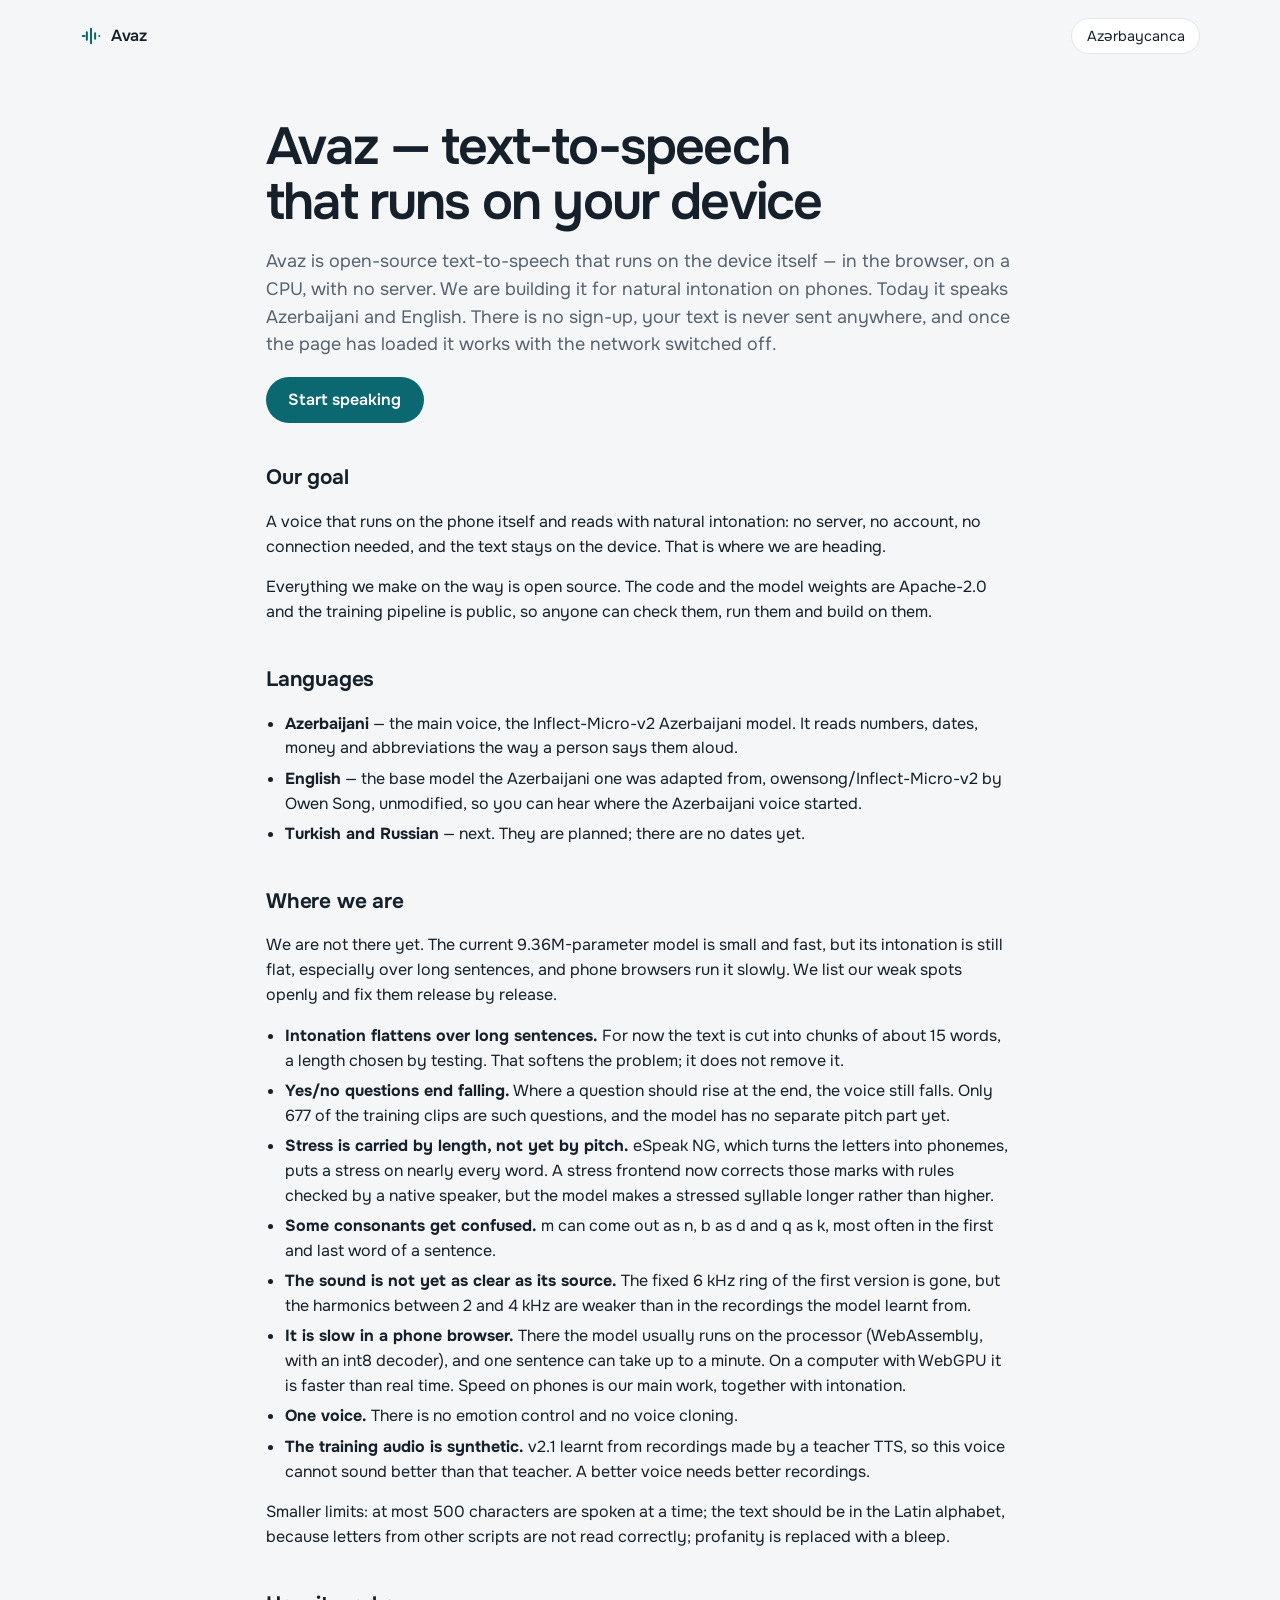
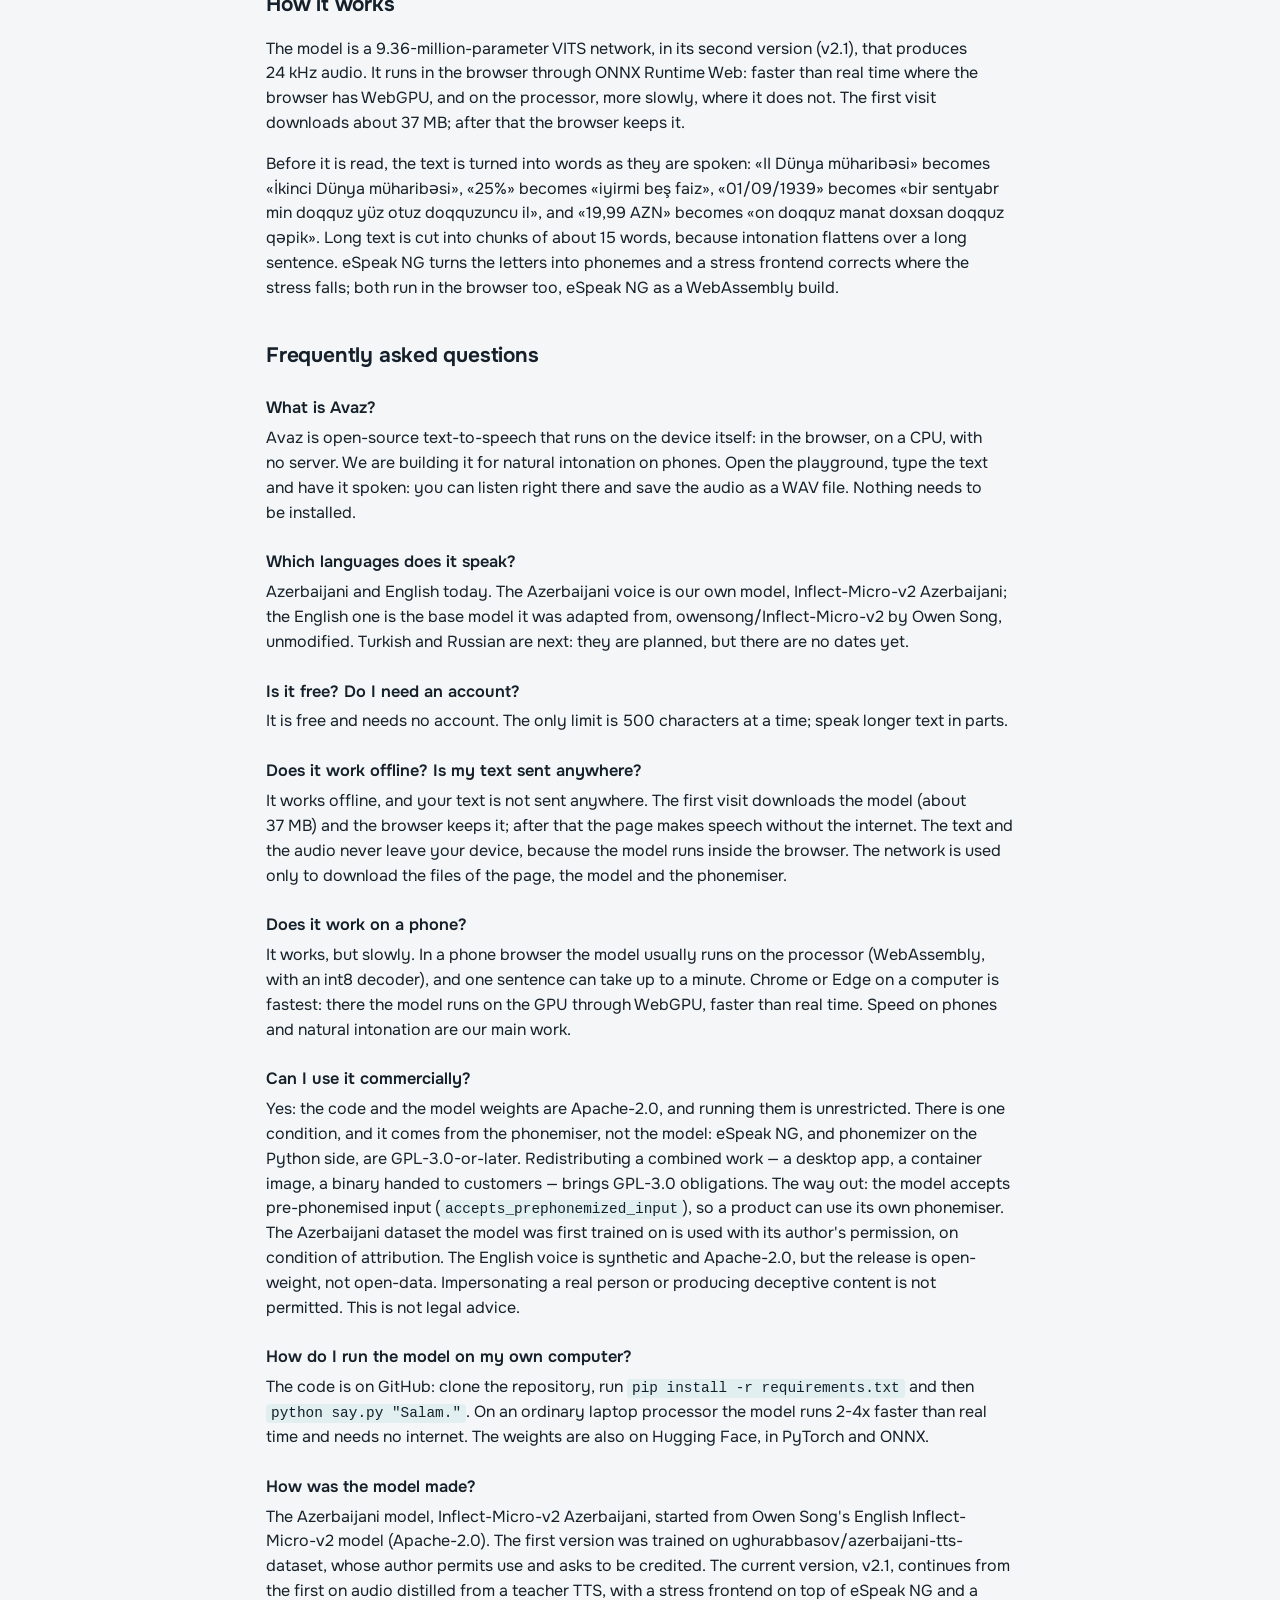
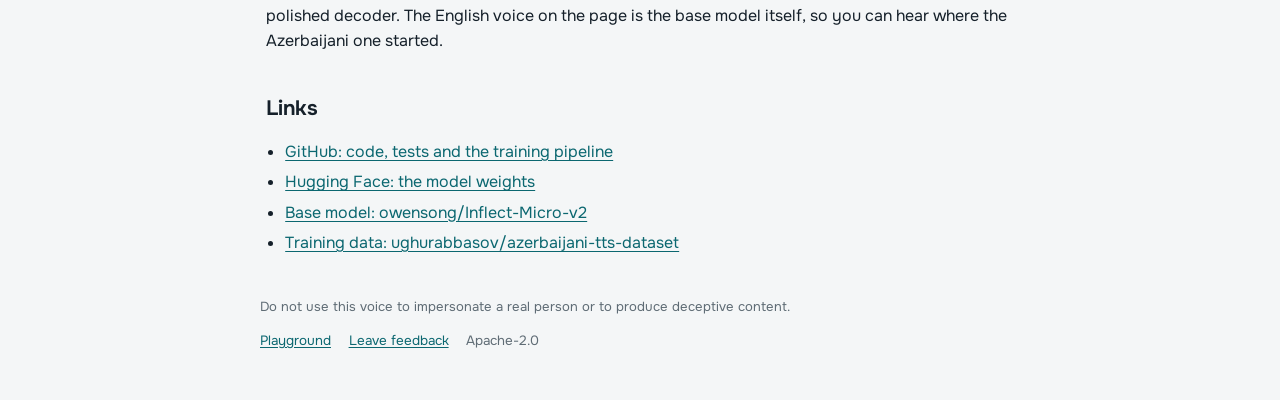
<file: web/about-en.html>
<!doctype html>
<html lang="en">
  <head>
    <meta charset="utf-8" />
    <meta name="viewport" content="width=device-width, initial-scale=1, viewport-fit=cover" />
    <title>Avaz — on-device text-to-speech for Azerbaijani and English</title>
    <!-- Static on purpose: most AI crawlers run no script. about.html says the
         same in Azerbaijani; tests/test_seo.mjs checks both, and the FAQ markup. -->
    <meta name="description" content="Avaz is open-source text-to-speech that runs on your device: in the browser, on a CPU, no server. Azerbaijani and English today; Turkish and Russian next." />
    <link rel="canonical" href="https://ilqarrrr-inflect-micro-v2-azerbaijan.static.hf.space/about-en.html" />
    <link rel="alternate" hreflang="az" href="https://ilqarrrr-inflect-micro-v2-azerbaijan.static.hf.space/about.html" />
    <link rel="alternate" hreflang="en" href="https://ilqarrrr-inflect-micro-v2-azerbaijan.static.hf.space/about-en.html" />
    <link rel="alternate" hreflang="x-default" href="https://ilqarrrr-inflect-micro-v2-azerbaijan.static.hf.space/about.html" />
    <meta property="og:type" content="website" />
    <meta property="og:site_name" content="Avaz" />
    <meta property="og:locale" content="en_US" />
    <meta property="og:locale:alternate" content="az_AZ" />
    <meta property="og:title" content="Avaz — on-device text-to-speech for Azerbaijani and English" />
    <meta property="og:description" content="Open-source text-to-speech that runs on your device, aiming at natural intonation on phones. Azerbaijani and English today; Turkish and Russian next." />
    <meta property="og:url" content="https://ilqarrrr-inflect-micro-v2-azerbaijan.static.hf.space/about-en.html" />
    <meta property="og:image" content="https://cdn-thumbnails.huggingface.co/social-thumbnails/spaces/ilqarrrr/Inflect_Micro_v2_Azerbaijan.png" />
    <meta name="twitter:card" content="summary_large_image" />
    <meta name="theme-color" content="#f4f6f7" media="(prefers-color-scheme: light)" />
    <meta name="theme-color" content="#0b1013" media="(prefers-color-scheme: dark)" />
    <script src="./js/page/theme-boot.js"></script>
    <link rel="preconnect" href="https://fonts.googleapis.com" />
    <link rel="preconnect" href="https://fonts.gstatic.com" crossorigin />
    <link rel="stylesheet" href="https://fonts.googleapis.com/css2?family=Onest:wght@400;500;600;700&display=swap" />
    <link rel="stylesheet" href="./css/tokens.css" />
    <link rel="stylesheet" href="./css/page/base.css" />
    <link rel="stylesheet" href="./css/page/topbar.css" />
    <link rel="stylesheet" href="./css/page/footer.css" />
    <link rel="stylesheet" href="./css/page/about.css" />
    <link rel="icon" href="./favicon.svg" type="image/svg+xml" />
    <script type="application/ld+json">
      { "@context": "https://schema.org", "@type": "FAQPage", "inLanguage": "en", "mainEntity": [
        { "@type": "Question", "name": "What is Avaz?",
          "acceptedAnswer": { "@type": "Answer", "text": "Avaz is open-source text-to-speech that runs on the device itself: in the browser, on a CPU, with no server. We are building it for natural intonation on phones. Open the playground, type the text and have it spoken: you can listen right there and save the audio as a WAV file. Nothing needs to be installed." } },
        { "@type": "Question", "name": "Which languages does it speak?",
          "acceptedAnswer": { "@type": "Answer", "text": "Azerbaijani and English today. The Azerbaijani voice is our own model, Inflect-Micro-v2 Azerbaijani; the English one is the base model it was adapted from, owensong/Inflect-Micro-v2 by Owen Song, unmodified. Turkish and Russian are next: they are planned, but there are no dates yet." } },
        { "@type": "Question", "name": "Is it free? Do I need an account?",
          "acceptedAnswer": { "@type": "Answer", "text": "It is free and needs no account. The only limit is 500 characters at a time; speak longer text in parts." } },
        { "@type": "Question", "name": "Does it work offline? Is my text sent anywhere?",
          "acceptedAnswer": { "@type": "Answer", "text": "It works offline, and your text is not sent anywhere. The first visit downloads the model (about 37 MB) and the browser keeps it; after that the page makes speech without the internet. The text and the audio never leave your device, because the model runs inside the browser. The network is used only to download the files of the page, the model and the phonemiser." } },
        { "@type": "Question", "name": "Does it work on a phone?",
          "acceptedAnswer": { "@type": "Answer", "text": "It works, but slowly. In a phone browser the model usually runs on the processor (WebAssembly, with an int8 decoder), and one sentence can take up to a minute. Chrome or Edge on a computer is fastest: there the model runs on the GPU through WebGPU, faster than real time. Speed on phones and natural intonation are our main work." } },
        { "@type": "Question", "name": "Can I use it commercially?",
          "acceptedAnswer": { "@type": "Answer", "text": "Yes: the code and the model weights are Apache-2.0, and running them is unrestricted. There is one condition, and it comes from the phonemiser, not the model: eSpeak NG, and phonemizer on the Python side, are GPL-3.0-or-later. Redistributing a combined work — a desktop app, a container image, a binary handed to customers — brings GPL-3.0 obligations. The way out: the model accepts pre-phonemised input (accepts_prephonemized_input), so a product can use its own phonemiser. The Azerbaijani dataset the model was first trained on is used with its author's permission, on condition of attribution. The English voice is synthetic and Apache-2.0, but the release is open-weight, not open-data. Impersonating a real person or producing deceptive content is not permitted. This is not legal advice." } },
        { "@type": "Question", "name": "How do I run the model on my own computer?",
          "acceptedAnswer": { "@type": "Answer", "text": "The code is on GitHub: clone the repository, run pip install -r requirements.txt and then python say.py \"Salam.\". On an ordinary laptop processor the model runs 2-4x faster than real time and needs no internet. The weights are also on Hugging Face, in PyTorch and ONNX." } },
        { "@type": "Question", "name": "How was the model made?",
          "acceptedAnswer": { "@type": "Answer", "text": "The Azerbaijani model, Inflect-Micro-v2 Azerbaijani, started from Owen Song's English Inflect-Micro-v2 model (Apache-2.0). The first version was trained on ughurabbasov/azerbaijani-tts-dataset, whose author permits use and asks to be credited. The current version, v2.1, continues from the first on audio distilled from a teacher TTS, with a stress frontend on top of eSpeak NG and a polished decoder. The English voice on the page is the base model itself, so you can hear where the Azerbaijani one started." } }
      ] }
    </script>
  </head>
  <body>
    <a class="skip-link" href="#content">Skip to the content</a>

    <header class="topbar">
      <a class="brand" href="./index.html" translate="no">
        <svg class="brand-mark" viewBox="0 0 24 24" aria-hidden="true" focusable="false">
          <path d="M3 12h2M7.5 8v8M12 4v16M16.5 9v6M21 12h0" />
        </svg>
        <span class="brand-name">Avaz</span>
      </a>
      <a class="about-lang" href="./about.html" hreflang="az" lang="az">Azərbaycanca</a>
    </header>

    <main id="content" class="about">
      <h1>Avaz — text-to-speech that runs on your device</h1>
      <p class="lead">
        <span translate="no">Avaz</span> is open-source text-to-speech that runs on the
        device itself — in the browser, on a CPU, with no server. We are building it
        for natural intonation on phones. Today it speaks Azerbaijani and English.
        There is no sign-up, your text is never sent anywhere, and once the page has
        loaded it works with the network switched off.
      </p>
      <p><a class="cta" href="./index.html">Start speaking</a></p>

      <section aria-labelledby="goal">
        <h2 id="goal">Our goal</h2>
        <p>
          A voice that runs on the phone itself and reads with natural intonation: no
          server, no account, no connection needed, and the text stays on the device.
          That is where we are heading.
        </p>
        <p>
          Everything we make on the way is open source. The code and the model weights
          are Apache-2.0 and the training pipeline is public, so anyone can check them,
          run them and build on them.
        </p>
      </section>

      <section aria-labelledby="languages">
        <h2 id="languages">Languages</h2>
        <ul>
          <li>
            <strong>Azerbaijani</strong> — the main voice, the Inflect-Micro-v2
            Azerbaijani model. It reads numbers, dates, money and abbreviations the way
            a person says them aloud.
          </li>
          <li>
            <strong>English</strong> — the base model the Azerbaijani one was adapted
            from, owensong/Inflect-Micro-v2 by Owen Song, unmodified, so you can hear
            where the Azerbaijani voice started.
          </li>
          <li>
            <strong>Turkish and Russian</strong> — next. They are planned; there are no
            dates yet.
          </li>
        </ul>
      </section>

      <section aria-labelledby="status">
        <h2 id="status">Where we are</h2>
        <p>
          We are not there yet. The current 9.36M-parameter model is small and fast,
          but its intonation is still flat, especially over long sentences, and phone
          browsers run it slowly. We list our weak spots openly and fix them release by
          release.
        </p>
        <ul>
          <li>
            <strong>Intonation flattens over long sentences.</strong> For now the text is
            cut into chunks of about 15 words, a length chosen by testing. That softens
            the problem; it does not remove it.
          </li>
          <li>
            <strong>Yes/no questions end falling.</strong> Where a question should rise
            at the end, the voice still falls. Only 677 of the training clips are such
            questions, and the model has no separate pitch part yet.
          </li>
          <li>
            <strong>Stress is carried by length, not yet by pitch.</strong> eSpeak NG,
            which turns the letters into phonemes, puts a stress on nearly every word. A
            stress frontend now corrects those marks with rules checked by a native
            speaker, but the model makes a stressed syllable longer rather than higher.
          </li>
          <li>
            <strong>Some consonants get confused.</strong> m can come out as n, b as d
            and q as k, most often in the first and last word of a sentence.
          </li>
          <li>
            <strong>The sound is not yet as clear as its source.</strong> The fixed
            6&nbsp;kHz ring of the first version is gone, but the harmonics between 2
            and 4&nbsp;kHz are weaker than in the recordings the model learnt from.
          </li>
          <li>
            <strong>It is slow in a phone browser.</strong> There the model usually runs
            on the processor (WebAssembly, with an int8 decoder), and one sentence can
            take up to a minute. On a computer with WebGPU it is faster than real time.
            Speed on phones is our main work, together with intonation.
          </li>
          <li>
            <strong>One voice.</strong> There is no emotion control and no voice cloning.
          </li>
          <li>
            <strong>The training audio is synthetic.</strong> v2.1 learnt from recordings
            made by a teacher TTS, so this voice cannot sound better than that teacher.
            A better voice needs better recordings.
          </li>
        </ul>
        <p>
          Smaller limits: at most 500 characters are spoken at a time; the text should
          be in the Latin alphabet, because letters from other scripts are not read
          correctly; profanity is replaced with a bleep.
        </p>
      </section>

      <section aria-labelledby="how">
        <h2 id="how">How it works</h2>
        <p>
          The model is a 9.36-million-parameter VITS network, in its second version
          (v2.1), that produces 24&nbsp;kHz audio.
          It runs in the browser through ONNX Runtime Web: faster than real time where
          the browser has WebGPU, and on the processor, more slowly, where it does not.
          The first visit downloads about 37&nbsp;MB; after that the browser keeps it.
        </p>
        <p>
          Before it is read, the text is turned into words as they are spoken: «II Dünya
          müharibəsi» becomes «İkinci Dünya müharibəsi», «25%» becomes «iyirmi beş
          faiz», «01/09/1939» becomes «bir sentyabr min doqquz yüz otuz doqquzuncu il»,
          and «19,99 AZN» becomes «on doqquz manat doxsan doqquz qəpik». Long text is cut
          into chunks of about 15 words, because intonation flattens over a long
          sentence. eSpeak NG turns the letters into phonemes and a stress frontend
          corrects where the stress falls; both run in the browser too, eSpeak NG as a
          WebAssembly build.
        </p>
      </section>

      <section id="faq" aria-labelledby="faq-title">
        <h2 id="faq-title">Frequently asked questions</h2>

        <h3>What is Avaz?</h3>
        <p>
          Avaz is open-source text-to-speech that runs on the device itself: in the
          browser, on a CPU, with no server. We are building it for natural intonation
          on phones. Open the playground, type the text and have it spoken: you can
          listen right there and save the audio as a WAV file. Nothing needs to be
          installed.
        </p>

        <h3>Which languages does it speak?</h3>
        <p>
          Azerbaijani and English today. The Azerbaijani voice is our own model,
          Inflect-Micro-v2 Azerbaijani; the English one is the base model it was adapted
          from, owensong/Inflect-Micro-v2 by Owen Song, unmodified. Turkish and Russian
          are next: they are planned, but there are no dates yet.
        </p>

        <h3>Is it free? Do I need an account?</h3>
        <p>
          It is free and needs no account. The only limit is 500 characters at a time;
          speak longer text in parts.
        </p>

        <h3>Does it work offline? Is my text sent anywhere?</h3>
        <p>
          It works offline, and your text is not sent anywhere. The first visit
          downloads the model (about 37&nbsp;MB) and the browser keeps it; after that the
          page makes speech without the internet. The text and the audio never leave
          your device, because the model runs inside the browser. The network is used
          only to download the files of the page, the model and the phonemiser.
        </p>

        <h3>Does it work on a phone?</h3>
        <p>
          It works, but slowly. In a phone browser the model usually runs on the
          processor (WebAssembly, with an int8 decoder), and one sentence can take up to
          a minute. Chrome or Edge on a computer is fastest: there the model runs on the
          GPU through WebGPU, faster than real time. Speed on phones and natural
          intonation are our main work.
        </p>

        <h3>Can I use it commercially?</h3>
        <p>
          Yes: the code and the model weights are Apache-2.0, and running them is
          unrestricted. There is one condition, and it comes from the phonemiser, not
          the model: eSpeak NG, and phonemizer on the Python side, are
          GPL-3.0-or-later. Redistributing a combined work — a desktop app, a container
          image, a binary handed to customers — brings GPL-3.0 obligations. The way
          out: the model accepts pre-phonemised input
          (<code translate="no">accepts_prephonemized_input</code>), so a product can use its own
          phonemiser. The Azerbaijani dataset the model was first trained on is used
          with its author's permission, on condition of attribution. The English voice
          is synthetic and
          Apache-2.0, but the release is open-weight, not open-data. Impersonating a
          real person or producing deceptive content is not permitted. This is not
          legal advice.
        </p>

        <h3>How do I run the model on my own computer?</h3>
        <p>
          The code is on GitHub: clone the repository, run
          <code translate="no">pip install -r requirements.txt</code> and then
          <code translate="no">python say.py "Salam."</code>. On an ordinary laptop processor the
          model runs 2-4x faster than real time and needs no internet. The weights are
          also on Hugging Face, in PyTorch and ONNX.
        </p>

        <h3>How was the model made?</h3>
        <p>
          The Azerbaijani model, Inflect-Micro-v2 Azerbaijani, started from Owen Song's
          English Inflect-Micro-v2 model (Apache-2.0). The first version was trained on
          ughurabbasov/azerbaijani-tts-dataset, whose author permits use and asks to be
          credited. The current version, v2.1, continues from the first on audio
          distilled from a teacher TTS, with a stress frontend on top of eSpeak NG and
          a polished decoder. The English voice on the page is the base model itself,
          so you can hear where the Azerbaijani one started.
        </p>
      </section>

      <section aria-labelledby="links">
        <h2 id="links">Links</h2>
        <ul>
          <li><a href="https://github.com/HuseynliIlqar/Inflect_Micro_v2_Azerbaijan" target="_blank" rel="noopener">GitHub: code, tests and the training pipeline</a></li>
          <li><a href="https://huggingface.co/ilqarrrr/Inflect_Micro_v2_Azerbaijan" target="_blank" rel="noopener">Hugging Face: the model weights</a></li>
          <li><a href="https://huggingface.co/owensong/Inflect-Micro-v2" target="_blank" rel="noopener">Base model: owensong/Inflect-Micro-v2</a></li>
          <li><a href="https://huggingface.co/datasets/ughurabbasov/azerbaijani-tts-dataset" target="_blank" rel="noopener">Training data: ughurabbasov/azerbaijani-tts-dataset</a></li>
        </ul>
      </section>
    </main>

    <footer class="page-foot">
      <p>Do not use this voice to impersonate a real person or to produce deceptive content.</p>
      <p class="note links">
        <a href="./index.html">Playground</a>
        <a href="https://huggingface.co/spaces/ilqarrrr/Inflect_Micro_v2_Azerbaijan/discussions" target="_blank" rel="noopener">Leave feedback</a>
        <span>Apache-2.0</span>
      </p>
    </footer>
  </body>
</html>
</file>
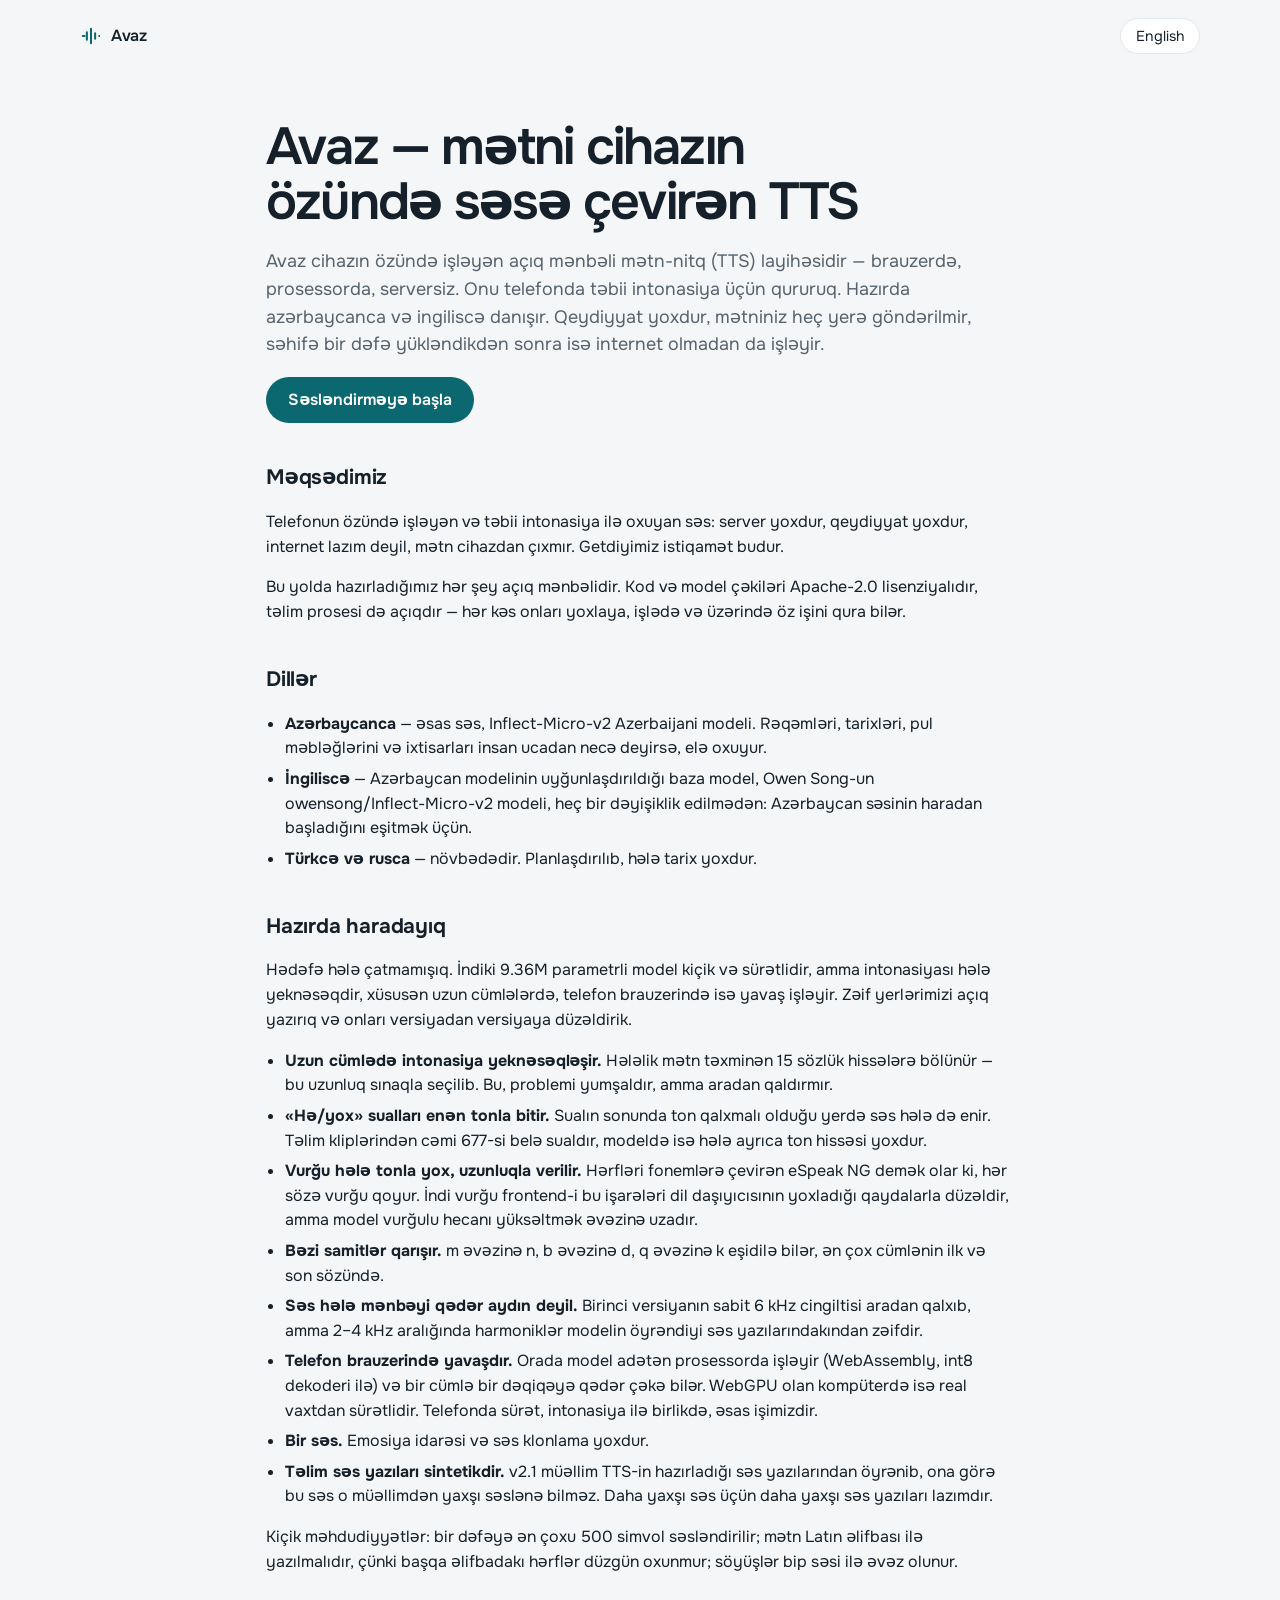
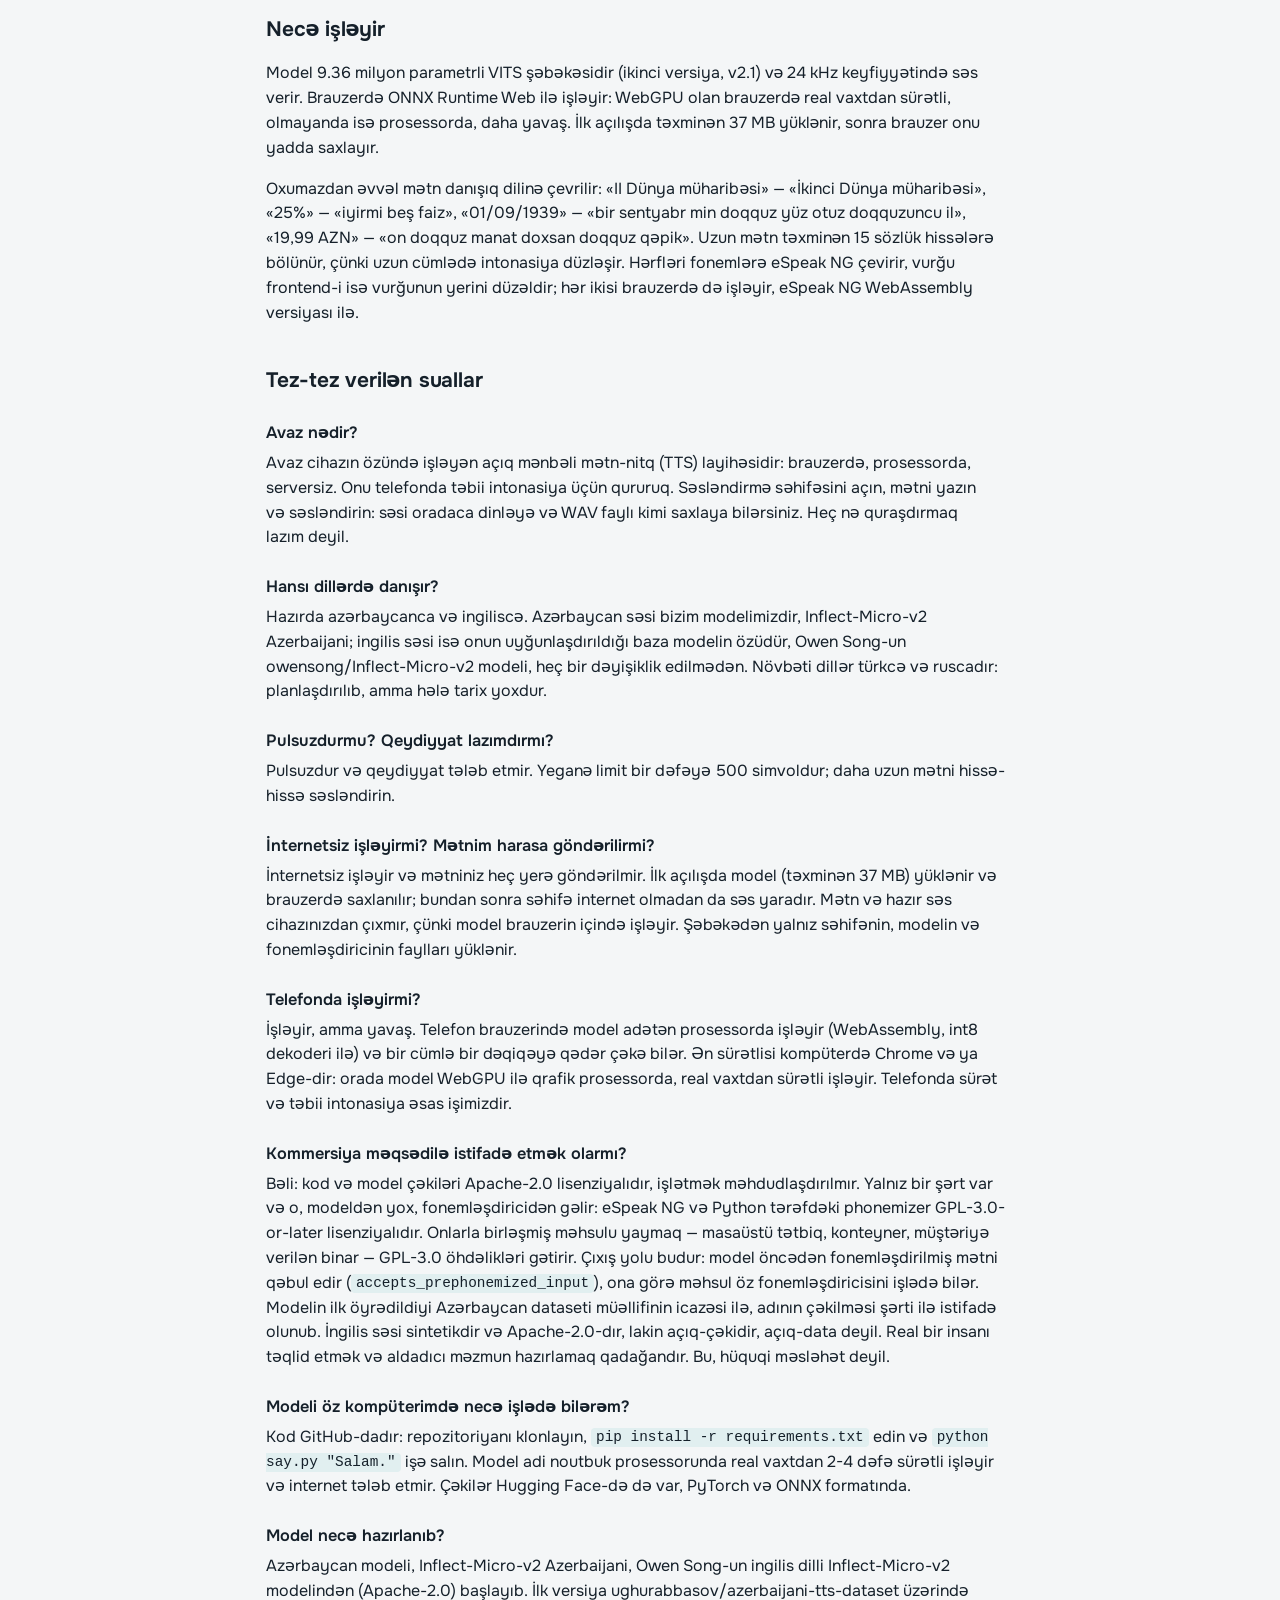
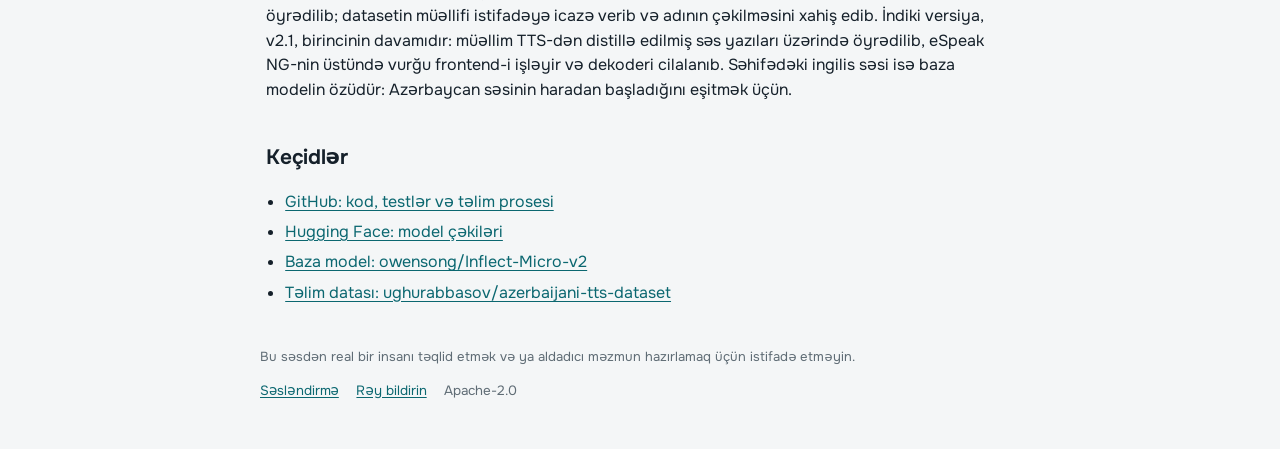
<file: web/about.html>
<!doctype html>
<html lang="az">
  <head>
    <meta charset="utf-8" />
    <meta name="viewport" content="width=device-width, initial-scale=1, viewport-fit=cover" />
    <title>Avaz — Azərbaycan dilində mətni cihazın özündə səsə çevirən TTS</title>
    <!-- Static on purpose: most AI crawlers run no script. about-en.html says the
         same in English; tests/test_seo.mjs checks both, and the FAQ markup. -->
    <meta name="description" content="Avaz cihazın özündə işləyən açıq mənbəli mətn-nitq (TTS) layihəsidir: brauzerdə, prosessorda, serversiz. Hazırda azərbaycanca və ingiliscə, sonra türkcə və rusca." />
    <link rel="canonical" href="https://ilqarrrr-inflect-micro-v2-azerbaijan.static.hf.space/about.html" />
    <link rel="alternate" hreflang="az" href="https://ilqarrrr-inflect-micro-v2-azerbaijan.static.hf.space/about.html" />
    <link rel="alternate" hreflang="en" href="https://ilqarrrr-inflect-micro-v2-azerbaijan.static.hf.space/about-en.html" />
    <link rel="alternate" hreflang="x-default" href="https://ilqarrrr-inflect-micro-v2-azerbaijan.static.hf.space/about.html" />
    <meta property="og:type" content="website" />
    <meta property="og:site_name" content="Avaz" />
    <meta property="og:locale" content="az_AZ" />
    <meta property="og:locale:alternate" content="en_US" />
    <meta property="og:title" content="Avaz — Azərbaycan dilində mətni cihazın özündə səsə çevirən TTS" />
    <meta property="og:description" content="Cihazın özündə işləyən açıq mənbəli mətn-nitq (TTS); hədəfimiz telefonda təbii intonasiyadır. Hazırda azərbaycanca və ingiliscə, sonra türkcə və rusca." />
    <meta property="og:url" content="https://ilqarrrr-inflect-micro-v2-azerbaijan.static.hf.space/about.html" />
    <meta property="og:image" content="https://cdn-thumbnails.huggingface.co/social-thumbnails/spaces/ilqarrrr/Inflect_Micro_v2_Azerbaijan.png" />
    <meta name="twitter:card" content="summary_large_image" />
    <meta name="theme-color" content="#f4f6f7" media="(prefers-color-scheme: light)" />
    <meta name="theme-color" content="#0b1013" media="(prefers-color-scheme: dark)" />
    <script src="./js/page/theme-boot.js"></script>
    <link rel="preconnect" href="https://fonts.googleapis.com" />
    <link rel="preconnect" href="https://fonts.gstatic.com" crossorigin />
    <link rel="stylesheet" href="https://fonts.googleapis.com/css2?family=Onest:wght@400;500;600;700&display=swap" />
    <link rel="stylesheet" href="./css/tokens.css" />
    <link rel="stylesheet" href="./css/page/base.css" />
    <link rel="stylesheet" href="./css/page/topbar.css" />
    <link rel="stylesheet" href="./css/page/footer.css" />
    <link rel="stylesheet" href="./css/page/about.css" />
    <link rel="icon" href="./favicon.svg" type="image/svg+xml" />
    <script type="application/ld+json">
      { "@context": "https://schema.org", "@type": "FAQPage", "inLanguage": "az", "mainEntity": [
        { "@type": "Question", "name": "Avaz nədir?",
          "acceptedAnswer": { "@type": "Answer", "text": "Avaz cihazın özündə işləyən açıq mənbəli mətn-nitq (TTS) layihəsidir: brauzerdə, prosessorda, serversiz. Onu telefonda təbii intonasiya üçün qururuq. Səsləndirmə səhifəsini açın, mətni yazın və səsləndirin: səsi oradaca dinləyə və WAV faylı kimi saxlaya bilərsiniz. Heç nə quraşdırmaq lazım deyil." } },
        { "@type": "Question", "name": "Hansı dillərdə danışır?",
          "acceptedAnswer": { "@type": "Answer", "text": "Hazırda azərbaycanca və ingiliscə. Azərbaycan səsi bizim modelimizdir, Inflect-Micro-v2 Azerbaijani; ingilis səsi isə onun uyğunlaşdırıldığı baza modelin özüdür, Owen Song-un owensong/Inflect-Micro-v2 modeli, heç bir dəyişiklik edilmədən. Növbəti dillər türkcə və ruscadır: planlaşdırılıb, amma hələ tarix yoxdur." } },
        { "@type": "Question", "name": "Pulsuzdurmu? Qeydiyyat lazımdırmı?",
          "acceptedAnswer": { "@type": "Answer", "text": "Pulsuzdur və qeydiyyat tələb etmir. Yeganə limit bir dəfəyə 500 simvoldur; daha uzun mətni hissə-hissə səsləndirin." } },
        { "@type": "Question", "name": "İnternetsiz işləyirmi? Mətnim harasa göndərilirmi?",
          "acceptedAnswer": { "@type": "Answer", "text": "İnternetsiz işləyir və mətniniz heç yerə göndərilmir. İlk açılışda model (təxminən 37 MB) yüklənir və brauzerdə saxlanılır; bundan sonra səhifə internet olmadan da səs yaradır. Mətn və hazır səs cihazınızdan çıxmır, çünki model brauzerin içində işləyir. Şəbəkədən yalnız səhifənin, modelin və fonemləşdiricinin faylları yüklənir." } },
        { "@type": "Question", "name": "Telefonda işləyirmi?",
          "acceptedAnswer": { "@type": "Answer", "text": "İşləyir, amma yavaş. Telefon brauzerində model adətən prosessorda işləyir (WebAssembly, int8 dekoderi ilə) və bir cümlə bir dəqiqəyə qədər çəkə bilər. Ən sürətlisi kompüterdə Chrome və ya Edge-dir: orada model WebGPU ilə qrafik prosessorda, real vaxtdan sürətli işləyir. Telefonda sürət və təbii intonasiya əsas işimizdir." } },
        { "@type": "Question", "name": "Kommersiya məqsədilə istifadə etmək olarmı?",
          "acceptedAnswer": { "@type": "Answer", "text": "Bəli: kod və model çəkiləri Apache-2.0 lisenziyalıdır, işlətmək məhdudlaşdırılmır. Yalnız bir şərt var və o, modeldən yox, fonemləşdiricidən gəlir: eSpeak NG və Python tərəfdəki phonemizer GPL-3.0-or-later lisenziyalıdır. Onlarla birləşmiş məhsulu yaymaq — masaüstü tətbiq, konteyner, müştəriyə verilən binar — GPL-3.0 öhdəlikləri gətirir. Çıxış yolu budur: model öncədən fonemləşdirilmiş mətni qəbul edir (accepts_prephonemized_input), ona görə məhsul öz fonemləşdiricisini işlədə bilər. Modelin ilk öyrədildiyi Azərbaycan dataseti müəllifinin icazəsi ilə, adının çəkilməsi şərti ilə istifadə olunub. İngilis səsi sintetikdir və Apache-2.0-dır, lakin açıq-çəkidir, açıq-data deyil. Real bir insanı təqlid etmək və aldadıcı məzmun hazırlamaq qadağandır. Bu, hüquqi məsləhət deyil." } },
        { "@type": "Question", "name": "Modeli öz kompüterimdə necə işlədə bilərəm?",
          "acceptedAnswer": { "@type": "Answer", "text": "Kod GitHub-dadır: repozitoriyanı klonlayın, pip install -r requirements.txt edin və python say.py \"Salam.\" işə salın. Model adi noutbuk prosessorunda real vaxtdan 2-4 dəfə sürətli işləyir və internet tələb etmir. Çəkilər Hugging Face-də də var, PyTorch və ONNX formatında." } },
        { "@type": "Question", "name": "Model necə hazırlanıb?",
          "acceptedAnswer": { "@type": "Answer", "text": "Azərbaycan modeli, Inflect-Micro-v2 Azerbaijani, Owen Song-un ingilis dilli Inflect-Micro-v2 modelindən (Apache-2.0) başlayıb. İlk versiya ughurabbasov/azerbaijani-tts-dataset üzərində öyrədilib; datasetin müəllifi istifadəyə icazə verib və adının çəkilməsini xahiş edib. İndiki versiya, v2.1, birincinin davamıdır: müəllim TTS-dən distillə edilmiş səs yazıları üzərində öyrədilib, eSpeak NG-nin üstündə vurğu frontend-i işləyir və dekoderi cilalanıb. Səhifədəki ingilis səsi isə baza modelin özüdür: Azərbaycan səsinin haradan başladığını eşitmək üçün." } }
      ] }
    </script>
  </head>
  <body>
    <a class="skip-link" href="#content">Məzmuna keç</a>

    <header class="topbar">
      <a class="brand" href="./index.html" translate="no">
        <svg class="brand-mark" viewBox="0 0 24 24" aria-hidden="true" focusable="false">
          <path d="M3 12h2M7.5 8v8M12 4v16M16.5 9v6M21 12h0" />
        </svg>
        <span class="brand-name">Avaz</span>
      </a>
      <a class="about-lang" href="./about-en.html" hreflang="en" lang="en">English</a>
    </header>

    <main id="content" class="about">
      <h1>Avaz — mətni cihazın özündə səsə çevirən TTS</h1>
      <p class="lead">
        <span translate="no">Avaz</span> cihazın özündə işləyən açıq mənbəli mətn-nitq
        (TTS) layihəsidir — brauzerdə, prosessorda, serversiz. Onu telefonda təbii
        intonasiya üçün qururuq. Hazırda azərbaycanca və ingiliscə danışır. Qeydiyyat
        yoxdur, mətniniz heç yerə göndərilmir, səhifə bir dəfə yükləndikdən sonra isə
        internet olmadan da işləyir.
      </p>
      <p><a class="cta" href="./index.html">Səsləndirməyə başla</a></p>

      <section aria-labelledby="goal">
        <h2 id="goal">Məqsədimiz</h2>
        <p>
          Telefonun özündə işləyən və təbii intonasiya ilə oxuyan səs: server yoxdur,
          qeydiyyat yoxdur, internet lazım deyil, mətn cihazdan çıxmır. Getdiyimiz
          istiqamət budur.
        </p>
        <p>
          Bu yolda hazırladığımız hər şey açıq mənbəlidir. Kod və model çəkiləri
          Apache-2.0 lisenziyalıdır, təlim prosesi də açıqdır — hər kəs onları yoxlaya,
          işlədə və üzərində öz işini qura bilər.
        </p>
      </section>

      <section aria-labelledby="languages">
        <h2 id="languages">Dillər</h2>
        <ul>
          <li>
            <strong>Azərbaycanca</strong> — əsas səs, Inflect-Micro-v2 Azerbaijani
            modeli. Rəqəmləri, tarixləri, pul məbləğlərini və ixtisarları insan ucadan
            necə deyirsə, elə oxuyur.
          </li>
          <li>
            <strong>İngiliscə</strong> — Azərbaycan modelinin uyğunlaşdırıldığı baza
            model, Owen Song-un owensong/Inflect-Micro-v2 modeli, heç bir dəyişiklik
            edilmədən: Azərbaycan səsinin haradan başladığını eşitmək üçün.
          </li>
          <li>
            <strong>Türkcə və rusca</strong> — növbədədir. Planlaşdırılıb, hələ tarix
            yoxdur.
          </li>
        </ul>
      </section>

      <section aria-labelledby="status">
        <h2 id="status">Hazırda haradayıq</h2>
        <p>
          Hədəfə hələ çatmamışıq. İndiki 9.36M parametrli model kiçik və sürətlidir,
          amma intonasiyası hələ yeknəsəqdir, xüsusən uzun cümlələrdə, telefon
          brauzerində isə yavaş işləyir. Zəif yerlərimizi açıq yazırıq və onları
          versiyadan versiyaya düzəldirik.
        </p>
        <ul>
          <li>
            <strong>Uzun cümlədə intonasiya yeknəsəqləşir.</strong> Hələlik mətn
            təxminən 15 sözlük hissələrə bölünür — bu uzunluq sınaqla seçilib. Bu,
            problemi yumşaldır, amma aradan qaldırmır.
          </li>
          <li>
            <strong>«Hə/yox» sualları enən tonla bitir.</strong> Sualın sonunda ton
            qalxmalı olduğu yerdə səs hələ də enir. Təlim kliplərindən cəmi 677-si belə
            sualdır, modeldə isə hələ ayrıca ton hissəsi yoxdur.
          </li>
          <li>
            <strong>Vurğu hələ tonla yox, uzunluqla verilir.</strong> Hərfləri fonemlərə
            çevirən eSpeak NG demək olar ki, hər sözə vurğu qoyur. İndi vurğu frontend-i
            bu işarələri dil daşıyıcısının yoxladığı qaydalarla düzəldir, amma model
            vurğulu hecanı yüksəltmək əvəzinə uzadır.
          </li>
          <li>
            <strong>Bəzi samitlər qarışır.</strong> m əvəzinə n, b əvəzinə d, q əvəzinə
            k eşidilə bilər, ən çox cümlənin ilk və son sözündə.
          </li>
          <li>
            <strong>Səs hələ mənbəyi qədər aydın deyil.</strong> Birinci versiyanın
            sabit 6&nbsp;kHz cingiltisi aradan qalxıb, amma 2–4&nbsp;kHz aralığında
            harmoniklər modelin öyrəndiyi səs yazılarındakından zəifdir.
          </li>
          <li>
            <strong>Telefon brauzerində yavaşdır.</strong> Orada model adətən
            prosessorda işləyir (WebAssembly, int8 dekoderi ilə) və bir cümlə bir
            dəqiqəyə qədər çəkə bilər. WebGPU olan kompüterdə isə real vaxtdan
            sürətlidir. Telefonda sürət, intonasiya ilə birlikdə, əsas işimizdir.
          </li>
          <li>
            <strong>Bir səs.</strong> Emosiya idarəsi və səs klonlama yoxdur.
          </li>
          <li>
            <strong>Təlim səs yazıları sintetikdir.</strong> v2.1 müəllim TTS-in
            hazırladığı səs yazılarından öyrənib, ona görə bu səs o müəllimdən yaxşı
            səslənə bilməz. Daha yaxşı səs üçün daha yaxşı səs yazıları lazımdır.
          </li>
        </ul>
        <p>
          Kiçik məhdudiyyətlər: bir dəfəyə ən çoxu 500 simvol səsləndirilir; mətn Latın
          əlifbası ilə yazılmalıdır, çünki başqa əlifbadakı hərflər düzgün oxunmur;
          söyüşlər bip səsi ilə əvəz olunur.
        </p>
      </section>

      <section aria-labelledby="how">
        <h2 id="how">Necə işləyir</h2>
        <p>
          Model 9.36 milyon parametrli VITS şəbəkəsidir (ikinci versiya, v2.1) və
          24&nbsp;kHz keyfiyyətində səs verir. Brauzerdə ONNX Runtime Web ilə işləyir: WebGPU olan brauzerdə real
          vaxtdan sürətli, olmayanda isə prosessorda, daha yavaş. İlk açılışda
          təxminən 37&nbsp;MB yüklənir, sonra brauzer onu yadda saxlayır.
        </p>
        <p>
          Oxumazdan əvvəl mətn danışıq dilinə çevrilir: «II Dünya müharibəsi» —
          «İkinci Dünya müharibəsi», «25%» — «iyirmi beş faiz», «01/09/1939» —
          «bir sentyabr min doqquz yüz otuz doqquzuncu il», «19,99 AZN» — «on doqquz
          manat doxsan doqquz qəpik». Uzun mətn təxminən 15 sözlük hissələrə bölünür,
          çünki uzun cümlədə intonasiya düzləşir. Hərfləri fonemlərə eSpeak NG çevirir,
          vurğu frontend-i isə vurğunun yerini düzəldir; hər ikisi brauzerdə də işləyir,
          eSpeak NG WebAssembly versiyası ilə.
        </p>
      </section>

      <section id="faq" aria-labelledby="faq-title">
        <h2 id="faq-title">Tez-tez verilən suallar</h2>

        <h3>Avaz nədir?</h3>
        <p>
          Avaz cihazın özündə işləyən açıq mənbəli mətn-nitq (TTS) layihəsidir:
          brauzerdə, prosessorda, serversiz. Onu telefonda təbii intonasiya üçün
          qururuq. Səsləndirmə səhifəsini açın, mətni yazın və səsləndirin: səsi
          oradaca dinləyə və WAV faylı kimi saxlaya bilərsiniz. Heç nə quraşdırmaq
          lazım deyil.
        </p>

        <h3>Hansı dillərdə danışır?</h3>
        <p>
          Hazırda azərbaycanca və ingiliscə. Azərbaycan səsi bizim modelimizdir,
          Inflect-Micro-v2 Azerbaijani; ingilis səsi isə onun uyğunlaşdırıldığı baza
          modelin özüdür, Owen Song-un owensong/Inflect-Micro-v2 modeli, heç bir
          dəyişiklik edilmədən. Növbəti dillər türkcə və ruscadır: planlaşdırılıb, amma
          hələ tarix yoxdur.
        </p>

        <h3>Pulsuzdurmu? Qeydiyyat lazımdırmı?</h3>
        <p>
          Pulsuzdur və qeydiyyat tələb etmir. Yeganə limit bir dəfəyə 500 simvoldur;
          daha uzun mətni hissə-hissə səsləndirin.
        </p>

        <h3>İnternetsiz işləyirmi? Mətnim harasa göndərilirmi?</h3>
        <p>
          İnternetsiz işləyir və mətniniz heç yerə göndərilmir. İlk açılışda model
          (təxminən 37&nbsp;MB) yüklənir və brauzerdə saxlanılır; bundan sonra səhifə
          internet olmadan da səs yaradır. Mətn və hazır səs cihazınızdan çıxmır, çünki
          model brauzerin içində işləyir. Şəbəkədən yalnız səhifənin, modelin və
          fonemləşdiricinin faylları yüklənir.
        </p>

        <h3>Telefonda işləyirmi?</h3>
        <p>
          İşləyir, amma yavaş. Telefon brauzerində model adətən prosessorda işləyir
          (WebAssembly, int8 dekoderi ilə) və bir cümlə bir dəqiqəyə qədər çəkə bilər.
          Ən sürətlisi kompüterdə Chrome və ya Edge-dir: orada model WebGPU ilə qrafik
          prosessorda, real vaxtdan sürətli işləyir. Telefonda sürət və təbii
          intonasiya əsas işimizdir.
        </p>

        <h3>Kommersiya məqsədilə istifadə etmək olarmı?</h3>
        <p>
          Bəli: kod və model çəkiləri Apache-2.0 lisenziyalıdır, işlətmək
          məhdudlaşdırılmır. Yalnız bir şərt var və o, modeldən yox, fonemləşdiricidən
          gəlir: eSpeak NG və Python tərəfdəki phonemizer GPL-3.0-or-later
          lisenziyalıdır. Onlarla birləşmiş məhsulu yaymaq — masaüstü tətbiq,
          konteyner, müştəriyə verilən binar — GPL-3.0 öhdəlikləri gətirir. Çıxış yolu
          budur: model öncədən fonemləşdirilmiş mətni qəbul edir
          (<code translate="no">accepts_prephonemized_input</code>), ona görə məhsul öz
          fonemləşdiricisini işlədə bilər. Modelin ilk öyrədildiyi Azərbaycan dataseti
          müəllifinin icazəsi ilə, adının çəkilməsi şərti ilə istifadə olunub. İngilis
          səsi sintetikdir və
          Apache-2.0-dır, lakin açıq-çəkidir, açıq-data deyil. Real bir insanı təqlid
          etmək və aldadıcı məzmun hazırlamaq qadağandır. Bu, hüquqi məsləhət deyil.
        </p>

        <h3>Modeli öz kompüterimdə necə işlədə bilərəm?</h3>
        <p>
          Kod GitHub-dadır: repozitoriyanı klonlayın, <code translate="no">pip install -r requirements.txt</code>
          edin və <code translate="no">python say.py "Salam."</code> işə salın. Model adi noutbuk
          prosessorunda real vaxtdan 2-4 dəfə sürətli işləyir və internet tələb etmir.
          Çəkilər Hugging Face-də də var, PyTorch və ONNX formatında.
        </p>

        <h3>Model necə hazırlanıb?</h3>
        <p>
          Azərbaycan modeli, Inflect-Micro-v2 Azerbaijani, Owen Song-un ingilis dilli
          Inflect-Micro-v2 modelindən (Apache-2.0) başlayıb. İlk versiya
          ughurabbasov/azerbaijani-tts-dataset üzərində öyrədilib; datasetin müəllifi
          istifadəyə icazə verib və adının çəkilməsini xahiş edib. İndiki versiya, v2.1,
          birincinin davamıdır: müəllim TTS-dən distillə edilmiş səs yazıları üzərində
          öyrədilib, eSpeak NG-nin üstündə vurğu frontend-i işləyir və dekoderi
          cilalanıb. Səhifədəki ingilis səsi isə baza modelin özüdür: Azərbaycan
          səsinin haradan başladığını eşitmək üçün.
        </p>
      </section>

      <section aria-labelledby="links">
        <h2 id="links">Keçidlər</h2>
        <ul>
          <li><a href="https://github.com/HuseynliIlqar/Inflect_Micro_v2_Azerbaijan/blob/main/README.az.md" target="_blank" rel="noopener">GitHub: kod, testlər və təlim prosesi</a></li>
          <li><a href="https://huggingface.co/ilqarrrr/Inflect_Micro_v2_Azerbaijan" target="_blank" rel="noopener">Hugging Face: model çəkiləri</a></li>
          <li><a href="https://huggingface.co/owensong/Inflect-Micro-v2" target="_blank" rel="noopener">Baza model: owensong/Inflect-Micro-v2</a></li>
          <li><a href="https://huggingface.co/datasets/ughurabbasov/azerbaijani-tts-dataset" target="_blank" rel="noopener">Təlim datası: ughurabbasov/azerbaijani-tts-dataset</a></li>
        </ul>
      </section>
    </main>

    <footer class="page-foot">
      <p>Bu səsdən real bir insanı təqlid etmək və ya aldadıcı məzmun hazırlamaq üçün istifadə etməyin.</p>
      <p class="note links">
        <a href="./index.html">Səsləndirmə</a>
        <a href="https://huggingface.co/spaces/ilqarrrr/Inflect_Micro_v2_Azerbaijan/discussions" target="_blank" rel="noopener">Rəy bildirin</a>
        <span>Apache-2.0</span>
      </p>
    </footer>
  </body>
</html>
</file>
<file: web/css/tokens.css>
/* Design tokens: one light set, then the dark set twice -- once for a device
   in dark mode, once for a visitor who picked dark. Keep the three in sync.
   Text colours are measured: --ink-soft and --faint keep 4.5:1 on --paper,
   --panel and --raise in both themes; --field-line and --wave-rest keep 3:1. */

:root {
  color-scheme: light dark;

  --paper: #f4f6f7;
  --panel: #ffffff;
  --raise: #eef2f4;
  --line: #e1e7ea;
  --line-strong: #b9c4ca;
  --ink: #15202a;
  --ink-soft: #56636f;
  --faint: #5f6c75;
  --accent: #0b6770;
  --accent-2: #5cc6b4;
  --accent-ink: #ffffff;
  --accent-soft: #e1eff0;
  /* Text on --accent-2 (the "Ready" button): dark in both themes. */
  --on-accent-2: #052326;
  --focus: #0b6770;
  --wave-rest: #84919a;
  --field-line: #7f8c95;
  --dot-good: #2f9e55;
  --dot-warn: #c98a1e;
  --dot-bad: #d24b4b;
  --shadow-card: 0 30px 60px -40px rgb(21 32 42 / 0.22);
  /* The mode banner: fast mode and fallbacks are warnings, not errors. */
  --warn-bg: #fff5e0;
  --warn-line: #e0a23c;
  --warn-ink: #5a3a00;
  /* The device check: green when WebGPU runs, red when one thread must do. */
  --good-bg: #e8f6ec;
  --good-line: #2f9e55;
  --good-ink: #0f4d25;
  --bad-bg: #fdecec;
  --bad-line: #d24b4b;
  --bad-ink: #6e1414;

  --radius: 10px;
  --radius-lg: 16px;
  --radius-xl: 24px;
  --gap: 1rem;
  --gutter: max(16px, env(safe-area-inset-left), env(safe-area-inset-right));
  --frame: 1120px;
  --stage: 760px;
  --measure: 68ch;
  --font: "Onest", ui-sans-serif, system-ui, "Segoe UI", Roboto, sans-serif;
  --mono: "Geist Mono", ui-monospace, SFMono-Regular, Menlo, Consolas, monospace;
}

/* Dark follows the device unless the visitor picked light; `data-theme` is set
   by js/ui/theme.js (and js/page/theme-boot.js, before first paint). */
@media (prefers-color-scheme: dark) {
  :root:not([data-theme="light"]) {
    --paper: #0b1013;
    --panel: #11181c;
    --raise: #172127;
    --line: #1f2a31;
    --line-strong: #34434c;
    --ink: #e6eef0;
    --ink-soft: #9aa9b3;
    --faint: #7e8f99;
    --accent: #56c2c8;
    --accent-2: #a7ecd2;
    --accent-ink: #052326;
    --accent-soft: #13292c;
    --focus: #7fd3d8;
    --wave-rest: #5a6b76;
    --field-line: #5a6b76;
    --dot-good: #4fd18b;
    --dot-warn: #e7b04a;
    --dot-bad: #e06464;
    --shadow-card: inset 0 1px 0 rgb(255 255 255 / 0.03), 0 30px 60px -40px rgb(0 0 0 / 0.5);
    --warn-bg: #2a2111;
    --warn-line: #9a6f22;
    --warn-ink: #f2d8a2;
    --good-bg: #10261a;
    --good-line: #2f8f52;
    --good-ink: #b6e8c6;
    --bad-bg: #2c1414;
    --bad-line: #b14545;
    --bad-ink: #f4c2c2;
  }
}

:root[data-theme="dark"] {
  color-scheme: dark;
  --paper: #0b1013;
  --panel: #11181c;
  --raise: #172127;
  --line: #1f2a31;
  --line-strong: #34434c;
  --ink: #e6eef0;
  --ink-soft: #9aa9b3;
  --faint: #7e8f99;
  --accent: #56c2c8;
  --accent-2: #a7ecd2;
  --accent-ink: #052326;
  --accent-soft: #13292c;
  --focus: #7fd3d8;
  --wave-rest: #5a6b76;
  --field-line: #5a6b76;
  --dot-good: #4fd18b;
  --dot-warn: #e7b04a;
  --dot-bad: #e06464;
  --shadow-card: inset 0 1px 0 rgb(255 255 255 / 0.03), 0 30px 60px -40px rgb(0 0 0 / 0.5);
  --warn-bg: #2a2111;
  --warn-line: #9a6f22;
  --warn-ink: #f2d8a2;
  --good-bg: #10261a;
  --good-line: #2f8f52;
  --good-ink: #b6e8c6;
  --bad-bg: #2c1414;
  --bad-line: #b14545;
  --bad-ink: #f4c2c2;
}

:root[data-theme="light"] {
  color-scheme: light;
}
</file>
<file: web/css/page/base.css>
/* A dark, quiet page with one living thing: the orb that speaks. Caspian
   teal on deep slate (or cool paper in light); Onest for words, Geist Mono for
   anything that is a number, a measurement or machine output. */

* {
  box-sizing: border-box;
}

/* `hidden` must win over any `display` a class sets, e.g. `.ghost`. */
[hidden] {
  display: none !important;
}

html {
  background: var(--paper);
  -webkit-text-size-adjust: 100%;
}

body {
  margin: 0;
  min-height: 100vh;
  touch-action: manipulation;
  -webkit-tap-highlight-color: transparent;
  -webkit-font-smoothing: antialiased;
  padding-bottom: env(safe-area-inset-bottom);
  background: var(--paper);
  color: var(--ink);
  font: 16px/1.55 var(--font);
  overflow-wrap: break-word;
}

h1 {
  margin: 0;
  text-wrap: balance;
  font-size: clamp(2rem, 5.4vw, 3.25rem);
  font-weight: 600;
  line-height: 1.06;
  letter-spacing: -0.035em;
}

h2 {
  text-wrap: balance;
}

a {
  color: var(--accent);
  text-underline-offset: 0.18em;
}

a:hover {
  text-decoration-thickness: 2px;
}

:focus-visible {
  outline: 2px solid var(--focus);
  outline-offset: 2px;
}

::selection {
  background: var(--accent);
  color: var(--accent-ink);
}

/* A small caps-and-mono label over a section: "RESULT", "THIS SESSION". */
.section-label {
  margin: 0;
  font: 500 0.72rem/1.4 var(--mono);
  letter-spacing: 0.08em;
  text-transform: uppercase;
  color: var(--faint);
}

.note {
  margin: 0.6rem 0 0;
  font-size: 0.84rem;
  color: var(--ink-soft);
}
</file>
<file: web/css/page/topbar.css>
/* -- the top bar: the name on the left, language, theme, source and device on the right */

.topbar {
  display: flex;
  flex-wrap: wrap;
  gap: 0.6rem 1rem;
  align-items: center;
  justify-content: space-between;
  max-width: calc(var(--frame) + 2 * var(--gutter));
  margin: 0 auto;
  padding: 1rem var(--gutter);
}

.brand {
  display: inline-flex;
  gap: 0.55rem;
  align-items: center;
  min-height: 40px;
  margin: 0;
  color: var(--ink);
  font-weight: 600;
  font-size: 1rem;
  letter-spacing: -0.01em;
  text-decoration: none;
}

.brand-mark {
  width: 22px;
  height: 22px;
  fill: none;
  stroke: var(--accent);
  stroke-width: 2.2;
  stroke-linecap: round;
}

.topbar-controls {
  display: flex;
  flex-wrap: wrap;
  gap: 0.5rem;
  align-items: center;
  justify-content: flex-end;
}

/* The theme button shows where a click goes: a moon on a light page. */
#theme-toggle .icon-sun,
#theme-toggle[data-next="light"] .icon-moon {
  display: none;
}

#theme-toggle[data-next="light"] .icon-sun {
  display: block;
}

@media (hover: hover) {
  .brand:hover .brand-name {
    text-decoration: underline;
    text-underline-offset: 0.2em;
  }
}
</file>
<file: web/css/page/footer.css>
/* The footer, the skip link, and text only a screen reader reads. */

.page-foot {
  max-width: calc(var(--stage) + 2 * var(--gutter));
  margin: 0 auto;
  padding: 1.5rem var(--gutter) 3rem;
  font-size: 0.82rem;
  line-height: 1.6;
  color: var(--faint);
}

.page-foot > p:first-child {
  margin-top: 0;
  text-wrap: pretty;
}

.page-foot .note {
  color: var(--faint);
}

.links {
  display: flex;
  flex-wrap: wrap;
  gap: 0.2rem 1.1rem;
}

.skip-link {
  position: absolute;
  left: -9999px;
  z-index: 10;
  padding: 0.5rem 0.9rem;
  border-radius: var(--radius);
  background: var(--accent);
  color: var(--accent-ink);
}

.skip-link:focus-visible {
  left: 16px;
  top: 16px;
}

.visually-hidden {
  position: absolute;
  width: 1px;
  height: 1px;
  padding: 0;
  margin: -1px;
  overflow: hidden;
  clip-path: inset(50%);
  white-space: nowrap;
}
</file>
<file: web/css/page/about.css>
/* The About pages: one readable column of prose under the playground's top
   bar. Linked last, after tokens, base, topbar and footer, so it only adds. */

.topbar .brand {
  color: var(--ink);
  text-decoration: none;
}

/* A jump to #faq or the skip link's #content leaves a little air above. */
.about [id] {
  scroll-margin-top: 1rem;
}

.about-lang {
  display: inline-flex;
  align-items: center;
  min-height: 36px;
  padding: 0 0.9rem;
  border: 1px solid var(--line);
  border-radius: 999px;
  background: var(--panel);
  color: inherit;
  font-size: 0.9rem;
  text-decoration: none;
}

.about {
  max-width: calc(var(--measure) + 2 * var(--gutter));
  margin: 0 auto;
  padding: clamp(1.5rem, 5vw, 3rem) var(--gutter) 0;
}

.about h1 {
  max-width: none;
  margin-bottom: 0.8rem;
}

.about h2,
.about h3 {
  text-wrap: balance;
}

.about h2 {
  margin: 2.4rem 0 0.7rem;
  font-size: 1.3rem;
  font-weight: 650;
  letter-spacing: -0.01em;
}

.about h3 {
  margin: 1.5rem 0 0.35rem;
  font-size: 1.02rem;
  font-weight: 600;
}

.about h3 + p {
  margin-top: 0;
}

.about ul {
  padding-left: 1.2rem;
}

.about li + li {
  margin-top: 0.35rem;
}

.about code {
  padding: 0.1em 0.35em;
  border-radius: 4px;
  background: var(--accent-soft);
  font-family: var(--mono);
  font-size: 0.9em;
  overflow-wrap: anywhere;
}

.lead {
  font-size: 1.12rem;
  color: var(--ink-soft);
  text-wrap: pretty;
}

.about p,
.about li {
  text-wrap: pretty;
}

.cta {
  display: inline-flex;
  align-items: center;
  min-height: 46px;
  padding: 0 1.4rem;
  border-radius: 999px;
  background: var(--accent);
  color: var(--accent-ink);
  font-weight: 600;
  text-decoration: none;
}

/* Only where a pointer can hover, as on the playground. */
@media (hover: hover) {
  .about-lang:hover {
    border-color: var(--accent);
  }

  .topbar .brand:hover .brand-name {
    text-decoration: underline;
    text-underline-offset: 0.18em;
  }

  .cta:hover {
    text-decoration: underline;
  }
}
</file>
